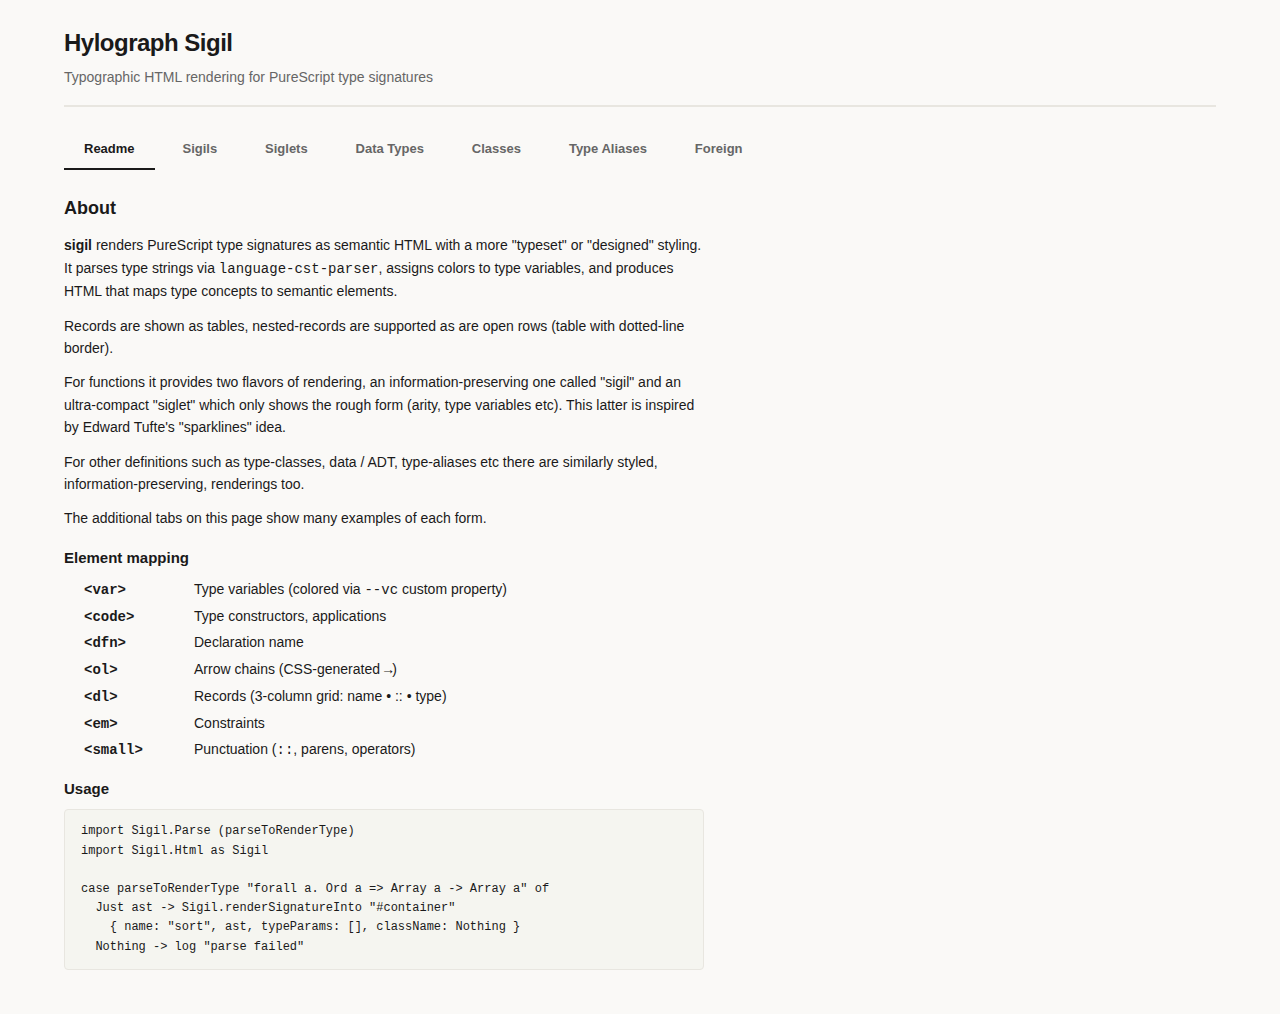
<file: docs/index.html>
<!DOCTYPE html>
<html lang="en">
<head>
  <meta charset="UTF-8">
  <meta name="viewport" content="width=device-width, initial-scale=1.0">
  <title>Hylograph Sigil Demo</title>
  <link rel="stylesheet" href="styles.css">
</head>
<body>
  <header>
    <h1>Hylograph Sigil</h1>
    <p class="subtitle">Typographic HTML rendering for PureScript type signatures</p>
  </header>

  <!-- Tab navigation: pure CSS radio buttons -->
  <nav class="tabs">
    <input type="radio" name="tab" id="tab-readme" checked>
    <label for="tab-readme">Readme</label>
    <input type="radio" name="tab" id="tab-sigils">
    <label for="tab-sigils">Sigils</label>
    <input type="radio" name="tab" id="tab-siglets">
    <label for="tab-siglets">Siglets</label>
    <input type="radio" name="tab" id="tab-datatypes">
    <label for="tab-datatypes">Data Types</label>
    <input type="radio" name="tab" id="tab-classes">
    <label for="tab-classes">Classes</label>
    <input type="radio" name="tab" id="tab-typesyns">
    <label for="tab-typesyns">Type Aliases</label>
    <input type="radio" name="tab" id="tab-foreign">
    <label for="tab-foreign">Foreign</label>

    <!-- Tab panels -->
    <section class="tab-panel" id="panel-readme">
      <h2>About</h2>
      <p>
        <strong>sigil</strong> renders PureScript type signatures as semantic HTML
        with a more "typeset" or "designed" styling. It parses type strings via
        <code>language-cst-parser</code>, assigns colors to type variables, and
        produces HTML that maps type concepts to semantic elements.
      </p>
      <p>
        Records are shown as tables, nested-records are supported as are open rows (table with dotted-line
        border). 
      </p>
      <p>For functions it provides two flavors of rendering, an information-preserving one called "sigil" 
        and an ultra-compact "siglet" which only shows the rough form (arity, type variables etc).
        This latter is inspired by Edward Tufte's "sparklines" idea.
      </p>
      <p>
        For other definitions such as type-classes, data / ADT, type-aliases etc there are similarly styled,
        information-preserving, renderings too.
      </p>
      <p>
        The additional tabs on this page show many examples of each form.
      </p>
      <h3>Element mapping</h3>
      <dl class="mapping-list">
        <dt><code>&lt;var&gt;</code></dt><dd>Type variables (colored via <code>--vc</code> custom property)</dd>
        <dt><code>&lt;code&gt;</code></dt><dd>Type constructors, applications</dd>
        <dt><code>&lt;dfn&gt;</code></dt><dd>Declaration name</dd>
        <dt><code>&lt;ol&gt;</code></dt><dd>Arrow chains (CSS-generated <code>&rarr;</code>)</dd>
        <dt><code>&lt;dl&gt;</code></dt><dd>Records (3-column grid: name &bull; :: &bull; type)</dd>
        <dt><code>&lt;em&gt;</code></dt><dd>Constraints</dd>
        <dt><code>&lt;small&gt;</code></dt><dd>Punctuation (<code>::</code>, parens, operators)</dd>
      </dl>
      <h3>Usage</h3>
      <pre><code>import Sigil.Parse (parseToRenderType)
import Sigil.Html as Sigil

case parseToRenderType "forall a. Ord a => Array a -> Array a" of
  Just ast -> Sigil.renderSignatureInto "#container"
    { name: "sort", ast, typeParams: [], className: Nothing }
  Nothing -> log "parse failed"</code></pre>
    </section>

    <section class="tab-panel" id="panel-sigils">
      <table class="sig-table">
        <thead>
          <tr>
            <th>#</th>
            <th>Signature</th>
            <th>Rendered</th>
          </tr>
        </thead>
        <tbody id="sigil-table"></tbody>
      </table>
    </section>

    <section class="tab-panel" id="panel-siglets">
      <table class="sig-table">
        <thead>
          <tr>
            <th>#</th>
            <th>Signature</th>
            <th>Rendered</th>
          </tr>
        </thead>
        <tbody id="siglet-table"></tbody>
      </table>
    </section>

    <section class="tab-panel" id="panel-datatypes">
      <table class="sig-table">
        <thead>
          <tr>
            <th>#</th>
            <th>Declaration</th>
            <th>Rendered</th>
          </tr>
        </thead>
        <tbody id="datatype-table"></tbody>
      </table>
    </section>

    <section class="tab-panel" id="panel-classes">
      <table class="sig-table">
        <thead>
          <tr>
            <th>#</th>
            <th>Declaration</th>
            <th>Rendered</th>
          </tr>
        </thead>
        <tbody id="class-table"></tbody>
      </table>
    </section>

    <section class="tab-panel" id="panel-typesyns">
      <table class="sig-table">
        <thead>
          <tr>
            <th>#</th>
            <th>Declaration</th>
            <th>Rendered</th>
          </tr>
        </thead>
        <tbody id="typesyn-table"></tbody>
      </table>
    </section>

    <section class="tab-panel" id="panel-foreign">
      <table class="sig-table">
        <thead>
          <tr>
            <th>#</th>
            <th>Declaration</th>
            <th>Rendered</th>
          </tr>
        </thead>
        <tbody id="foreign-table"></tbody>
      </table>
    </section>
  </nav>

  <script src="bundle.js"></script>
</body>
</html>
</file>
<file: docs/styles.css>
/* =============================================================================
   Demo Page Layout
   ============================================================================= */

:root {
  --font-sans: 'Inter', -apple-system, BlinkMacSystemFont, 'Segoe UI', sans-serif;
  --font-mono: 'Fira Code', 'SF Mono', 'Consolas', monospace;
}

* { margin: 0; padding: 0; box-sizing: border-box; }

body {
  font-family: var(--font-sans);
  font-size: 14px;
  line-height: 1.6;
  color: #1a1a1a;
  background: #faf9f7;
  max-width: 1200px;
  margin: 0 auto;
  padding: 24px;
}

header {
  margin-bottom: 24px;
  border-bottom: 2px solid #e8e6e0;
  padding-bottom: 16px;
}

header h1 {
  font-size: 24px;
  font-weight: 700;
  letter-spacing: -0.5px;
}

.subtitle {
  color: #666;
  font-size: 14px;
  margin-top: 4px;
}

/* ── Tab navigation (pure CSS) ── */

.tabs { position: relative; }
.tabs input[type="radio"] { display: none; }
.tabs label {
  display: inline-block;
  padding: 8px 20px;
  cursor: pointer;
  font-weight: 600;
  font-size: 13px;
  color: #666;
  border-bottom: 2px solid transparent;
  margin-right: 4px;
}
.tabs input[type="radio"]:checked + label {
  color: #1a1a1a;
  border-bottom-color: #1a1a1a;
}
.tab-panel { display: none; padding: 24px 0; }

/* Show active panel via sibling selectors */
#tab-readme:checked ~ #panel-readme,
#tab-sigils:checked ~ #panel-sigils,
#tab-siglets:checked ~ #panel-siglets,
#tab-datatypes:checked ~ #panel-datatypes,
#tab-classes:checked ~ #panel-classes,
#tab-typesyns:checked ~ #panel-typesyns,
#tab-foreign:checked ~ #panel-foreign {
  display: block;
}

/* ── Readme tab ── */

#panel-readme h2 { font-size: 18px; margin-bottom: 12px; }
#panel-readme h3 { font-size: 15px; margin: 16px 0 8px; }
#panel-readme p { margin-bottom: 12px; max-width: 640px; }
#panel-readme pre {
  background: #f5f5f0;
  border: 1px solid #e8e6e0;
  border-radius: 4px;
  padding: 12px 16px;
  font-family: var(--font-mono);
  font-size: 12px;
  overflow-x: auto;
  max-width: 640px;
}
.mapping-list { margin: 8px 0 16px 20px; }
.mapping-list dt { font-weight: 600; float: left; width: 100px; clear: left; }
.mapping-list dd { margin-left: 110px; margin-bottom: 4px; }

/* ── Signature table ── */

.sig-table {
  width: 100%;
  border-collapse: collapse;
  font-size: 13px;
}
.sig-table th {
  text-align: left;
  padding: 8px 12px;
  border-bottom: 2px solid #d0ccc4;
  font-size: 11px;
  text-transform: uppercase;
  letter-spacing: 0.5px;
  color: #888;
}
.sig-row { border-bottom: 1px solid #f0f0f0; }
.sig-row-error { background: #fff5f5; }
.sig-idx {
  width: 40px;
  text-align: right;
  padding: 8px 12px;
  color: #aaa;
  font-variant-numeric: tabular-nums;
}
.sig-meta {
  width: 280px;
  padding: 8px 12px;
  vertical-align: top;
}
.sig-meta-name { font-weight: 700; color: #333; }
.sig-meta-cat {
  font-size: 11px;
  color: #999;
  text-transform: uppercase;
  letter-spacing: 0.3px;
}
.sig-meta-raw {
  font-family: var(--font-mono);
  font-size: 11px;
  color: #888;
  margin-top: 4px;
  word-break: break-all;
}
.sig-render-cell {
  padding: 8px 12px;
  vertical-align: middle;
}

/* =============================================================================
   Sigil CSS — canonical stylesheet for sigil HTML rendering
   ============================================================================= */

/* Full-size wrapper (<code>) */
.sig-full { font-family: var(--font-mono); font-size: 13px; line-height: 1.5;
            display: block; font-style: normal; }
/* Fitted variant: shrink-wrap so constraints stay close (for standalone/tooltips) */
.sig-fitted { width: fit-content; }

/* -- Preamble: quantifier (left) . . . constraints (right) -- */
.sig-preamble { display: flex; align-items: flex-end; margin-bottom: 1px; }

/* Quantifier (forall vars .) */
.sig-quant { flex-shrink: 0; display: flex; align-items: baseline; gap: 4px; font-size: 12px; }
.sig-quant-sym { color: #8b7355; font-weight: 700; font-size: inherit; }
.sig-quant-dot { color: #8b7355; font-weight: 600; font-size: inherit; }

/* Dot leader between quantifier and constraints */
.sig-leader { flex: 1; border-bottom: 1px dotted #d0ccc4; margin: 0 10px;
              align-self: flex-end; margin-bottom: 4px; min-width: 12px; }

/* Constraints (right-stacked) */
.sig-ctx { flex-shrink: 0; display: flex; flex-direction: column; align-items: flex-end;
           gap: 1px; margin-left: auto; }
.sig-ctx-item { display: inline-flex; align-items: baseline; gap: 4px;
                font-size: 12px; font-style: normal; white-space: nowrap; }
.sig-ctx-class { color: #8b7355; font-weight: 600; }

/* -- Declaration: name :: -- */
.sig-decl { display: flex; align-items: baseline; gap: 0.4em; }
.sig-name { color: #1a1a1a; font-weight: 700; font-style: normal; }
.sig-dcolon { color: #999; font-size: inherit; }
.sig-sep { color: #888; font-size: inherit; }

/* -- Body: type content with left rule -- */
.sig-body { display: flex; flex-direction: column; gap: 2px;
            border-left: 2px solid #d0ccc4; padding-left: 12px; margin-left: 4px;
            margin-top: 2px; }

/* Nested constrained (inside body, for rank-N etc.) */
.sig-constrained { display: flex; flex-direction: column; gap: 2px; }

/* Arrow chain (<ol> with CSS-generated arrow separators) */
.sig-arrow-chain { display: inline-flex; flex-wrap: wrap; align-items: center; gap: 2px;
                   list-style: none; margin: 0; padding: 0; }
.sig-arrow-chain > li { display: inline-flex; align-items: center; }
.sig-arrow-chain > li + li::before { content: "\2192"; color: #71717a; padding: 0 5px;
                                     font-style: normal; font-weight: 600;
                                     font-size: 1.15em; }

/* Type variable (<var>) -- colored text via --vc custom property */
.sig-var { color: var(--vc, #0369a1); font-weight: 600; font-style: italic;
           font-size: 0.92em; }
.sig-var.sig-wildcard { --vc: #71717a; }

/* Type constructor (<code>) */
.sig-con { color: #16653e; font-weight: 600; }
.sig-con-effect { color: #9333ea; }

/* Application (<code>) */
.sig-app { display: inline-flex; align-items: center; gap: 5px; }
.sig-hkt { background: #f8f8f6; border: 1px solid #d0d0d0; border-radius: 3px; padding: 2px 5px; }

/* Nested constraints (inline, for body-level/rank-N constraints) */
.sig-constraints { display: flex; flex-direction: column; gap: 2px; margin-bottom: 4px; }
.sig-constraint { display: inline-flex; align-items: center; gap: 3px;
                  background: #fef3c7; border: 1px solid #d97706; border-radius: 3px;
                  padding: 1px 8px; font-size: 11px; color: #92400e; font-weight: 600;
                  font-style: normal; }

/* Nested forall (inline, for rank-N types) */
.sig-forall { display: flex; flex-direction: column; gap: 2px; }
.sig-forall-row { display: flex; align-items: center; gap: 3px; }
.sig-forall-symbol { color: #7b61ff; font-weight: 700; font-size: inherit; }
.sig-forall-dot { color: #7b61ff; font-weight: 600; font-size: inherit; }

/* Parens (<small>) */
.sig-paren { color: #aaa; font-size: inherit; }

/* Record / Row -- 3-column grid: name | :: | type */
.sig-record { display: grid; grid-template-columns: auto auto 1fr; gap: 0 6px;
              border: 1px solid #ccc; border-radius: 4px; background: white;
              padding: 2px 8px; font-size: 12px; width: fit-content; }
.sig-record-open { border-style: dashed; border-width: 1.5px; }
.sig-record > dt { color: #333; font-weight: 600; font-style: normal; }
.sig-record > dd { margin: 0; }
.sig-field-sep { color: #aaa; font-weight: normal; white-space: nowrap; }
.sig-field-type { color: #555; }
.sig-row-tail { margin: 0; }
/* Row separator lines (every row after the first = children 4+) */
.sig-record > :nth-child(n+4) { border-top: 1px solid #f0f0f0; padding-top: 2px; }

/* Row combination (single-column table of + operands) */
.sig-row-combo { display: flex; flex-direction: column;
                 border: 1px solid #ccc; border-radius: 4px; background: white;
                 padding: 2px 8px; font-size: 12px; list-style: none; margin: 0;
                 width: fit-content; }
.sig-row-combo > li { padding: 2px 0; display: flex; align-items: center; gap: 4px; }
.sig-row-combo > li + li { border-top: 1px solid #f0f0f0; }

/* String literals */
.sig-string { color: #6b4226; font-weight: 600; }

/* Operator */
.sig-op { color: #71717a; font-weight: 600; padding: 0 3px; font-size: inherit; }

/* Sigil body-only (compact inline rendering in value cells) */
.sig-body-only { font-size: 12px; line-height: 1.4; width: fit-content; max-width: 100%; }

/* -- Siglet (miniature indicators) -- */
.sig-dot { display: inline-block; width: 8px; height: 8px; border-radius: 50%; vertical-align: middle;
           font-size: 0; overflow: hidden; padding: 0; }
.sig-dot-con { border: 1.5px solid #16653e; background: none; }
.sig-dot-head { width: 11px; height: 11px; }
.sig-dot-effect { background: #9333ea; border: none; }
.sig-dot.sig-wildcard { background: #71717a; }

.sig-siglet { display: inline-flex; flex-direction: column; gap: 1px; margin-top: 2px;
              font-style: normal; }
/* Siglet: constrained type variables get pill style */
.sig-siglet .sig-var-pill { display: inline-block; background: var(--vc, #0369a1); color: white;
                            padding: 1px 5px; border-radius: 3px; }

/* Siglet record/row: { ○ ○ ○ } or { ○ ○ ○ |r } */
.sig-record-mini { display: inline-flex; align-items: center; gap: 2px; }
.sig-brace { color: #999; font-weight: 600; font-size: inherit; }
.sig-pipe { color: #999; font-weight: 600; font-size: inherit; }

/* =============================================================================
   ADT (data/newtype declaration) HTML rendering
   ============================================================================= */

.sig-adt { font-family: var(--font-mono); font-size: 13px; line-height: 1.5;
           width: fit-content; min-width: 180px; }

/* Header bar: amber background */
.sig-adt-header { display: flex; align-items: baseline; gap: 5px;
                  background: #fef3c7; border: 1px solid #d97706; border-radius: 4px;
                  padding: 4px 10px; }
.sig-adt-name { color: #92400e; font-weight: 700; font-style: normal; }

/* Keyword (shared between ADT and class) */
.sig-kw { color: #7b61ff; font-weight: 600; font-size: 12px; }

/* Constructor list: rail drawn per-item so it terminates at the last dot */
.sig-adt-ctors { list-style: none; margin: 0; padding: 8px 0 4px 0;
                 margin-left: 16px; }

.sig-adt-ctor { position: relative; display: flex; align-items: baseline; gap: 6px;
                padding: 2px 0 2px 24px; min-height: 24px;
                border-left: 2px solid #d97706; }

/* Last item: rail stops at the dot (50%) */
.sig-adt-ctor:last-child {
  border-image: linear-gradient(to bottom, #d97706 50%, transparent 50%) 1;
}
/* Single constructor: no rail */
.sig-adt-ctor:only-child { border-left-color: transparent; border-image: none; }

/* Branch stub: horizontal line from rail center */
.sig-adt-ctor::before { content: ""; position: absolute; left: -1px; top: 50%;
                        width: 17px; height: 0; border-top: 2px solid #d97706; }

/* Junction dot centered on rail */
.sig-adt-ctor::after { content: ""; position: absolute; left: -1px; top: 50%;
                       width: 6px; height: 6px; border-radius: 50%; background: white;
                       border: 1.5px solid #d97706; transform: translate(-50%, -50%); }

.sig-adt-ctor-name { color: #b45309; font-weight: 700; font-style: normal; }
.sig-adt-ctor-args { display: inline-flex; align-items: center; gap: 5px; }
.sig-adt-ctor-dash { color: #ddd; font-size: 10px; }

/* Opaque type indicator */
.sig-adt-opaque-label { display: flex; justify-content: center; padding: 8px 0 4px;
                        color: #bbb; font-size: 11px; font-style: italic; }

/* =============================================================================
   Type class definition HTML rendering
   ============================================================================= */

.sig-class { font-family: var(--font-mono); font-size: 13px; line-height: 1.5;
             width: fit-content; min-width: 200px; }

/* Header bar: indigo background */
.sig-class-header { display: flex; align-items: baseline; gap: 5px;
                    background: #f0f4ff; border: 1px solid #6366f1; border-radius: 4px;
                    padding: 4px 10px; }
.sig-class-name { color: #4338ca; font-weight: 700; font-style: normal; }

/* Superclass row: right-justified above header (like constraints above signatures) */
.sig-class-supers { display: flex; align-items: baseline; justify-content: flex-end;
                    gap: 4px; padding: 0 4px 2px 0; font-size: 11px; }
.sig-class-arrow { color: #d97706; font-size: 12px; }
.sig-class-comma { color: #aaa; }
.sig-class-super { color: #92400e; font-weight: 600; font-style: normal; }

/* Methods container */
.sig-class-methods { padding: 4px 0 4px 12px; }
.sig-class-no-methods { color: #aaa; font-size: 11px; }
.sig-class-empty { font-style: italic; }

/* Single method entry */
.sig-method { padding: 4px 0; }
.sig-method + .sig-method { border-top: 1px solid #e8e8f0; }
.sig-method-constraints { display: flex; flex-wrap: wrap; gap: 4px; margin-bottom: 2px; }
.sig-method-decl { display: flex; align-items: baseline; flex-wrap: wrap; gap: 0; }
.sig-method-name { color: #1a1a1a; font-weight: 700; font-style: normal; }
.sig-method-sep { color: #aaa; font-size: inherit; white-space: pre; }
.sig-method-forall { display: flex; align-items: center; gap: 3px;
                     font-size: 12px; margin-top: 2px; }

/* Inherited methods section */
.sig-class-inherited { border-top: 1px dashed #d4d4d8; margin-top: 4px; padding-top: 4px; }
.sig-class-via-group { padding: 2px 0 2px 12px; }
.sig-class-via { font-size: 10px; font-weight: 600; font-style: italic;
                 color: #92400e; padding: 2px 0; }

/* Inherited methods rendered slightly muted */
.sig-class-inherited .sig-method { opacity: 0.7; }

/* =============================================================================
   Type synonym (type alias) HTML rendering
   ============================================================================= */

.sig-type-alias { font-family: var(--font-mono); font-size: 13px; line-height: 1.5;
                  width: fit-content; min-width: 140px; }

/* Header bar: gold/yellow background */
.sig-type-alias-header { display: flex; align-items: baseline; gap: 5px;
                         background: #fdf9ec; border: 1px solid #edc948; border-radius: 4px;
                         padding: 4px 10px; }
.sig-type-alias-name { color: #92700e; font-weight: 700; font-style: normal; }

/* Body: = expansion */
.sig-type-alias-body { display: flex; flex-direction: column; gap: 2px;
                       padding: 4px 0 2px 12px; }
.sig-type-alias-eq { color: #71717a; font-weight: 600; font-size: inherit;
                     margin-right: 6px; }

/* =============================================================================
   Foreign import HTML rendering
   ============================================================================= */

.sig-foreign { font-family: var(--font-mono); font-size: 13px; line-height: 1.5;
               width: fit-content; min-width: 140px; }

/* Header bar: rose/red background */
.sig-foreign-header { display: flex; align-items: baseline; gap: 5px;
                      background: #fdf0f0; border: 1px solid #e15759; border-radius: 4px;
                      padding: 4px 10px; }
.sig-foreign-name { color: #9b2c2c; font-weight: 700; font-style: normal; }

/* Body: type expression */
.sig-foreign-body { display: flex; flex-direction: column; gap: 2px;
                    border-left: 2px solid #d0ccc4; padding-left: 12px; margin-left: 4px;
                    margin-top: 2px; }
</file>
